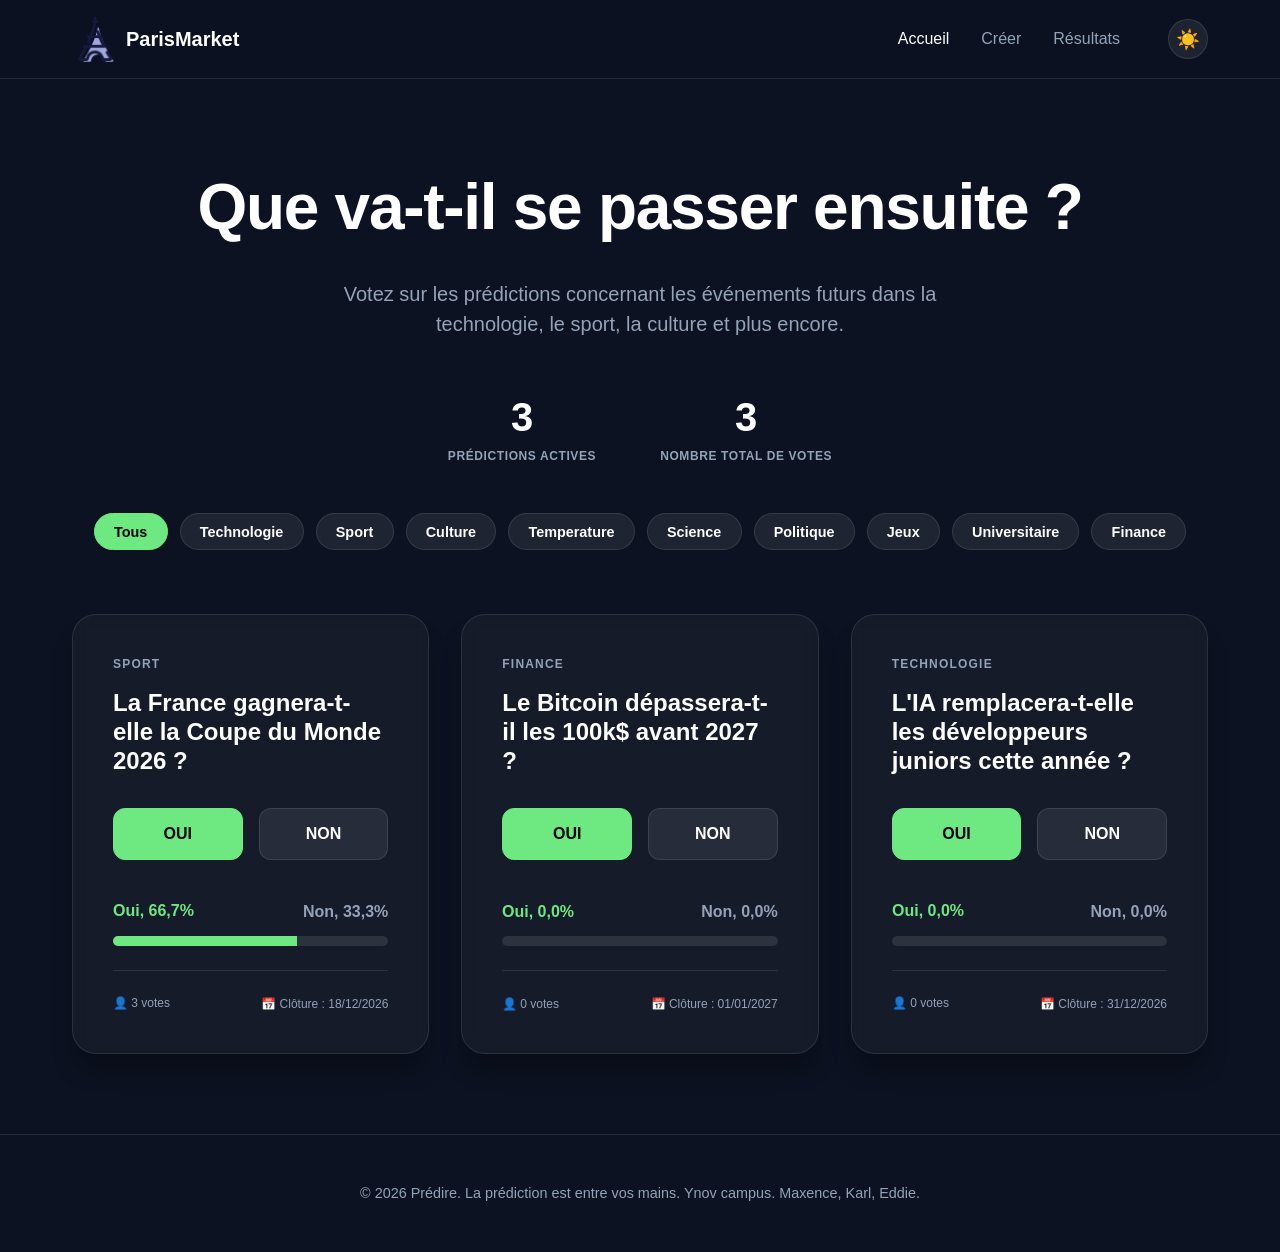
<file: index.html>
<!DOCTYPE html>
<html lang="fr">
<head>
    <meta charset="UTF-8">
    <meta name="viewport" content="width=device-width, initial-scale=1.0">
    <title>Prédire | Sondages prédictifs</title>
    <link rel="icon" type="image/png" href="wwwroot/images/parismarket-logo.png">
    <link rel="stylesheet" href="style.css">
</head>
<body>
    <header class="header">
        <div class="header-container">
            <a href="index.html" class="logo">
                <img class="logo-icon" src="wwwroot/images/parismarket-logo.png" alt="ParisMarket">
                <span class="logo-text">ParisMarket</span>
            </a>
            <nav class="nav">
                <a href="index.html" class="nav-link active">Accueil</a>
                <a href="PageCréer.html" class="nav-link">Créer</a>
                <a href="PageDeResultat.html" class="nav-link">Résultats</a>
                <button id="theme-toggle" class="theme-toggle" title="Changer de mode">☀️</button>
            </nav>
        </div>
    </header>

    <section class="hero">
        <div class="container">
            <h1>Que va-t-il se passer ensuite ?</h1>
            <p>Votez sur les prédictions concernant les événements futurs dans la technologie, le sport, la culture et plus encore.</p>
            <div class="stats-grid">
                <div class="stat-card">
                    <span class="stat-number">3</span>
                    <span class="stat-label">Prédictions actives</span>
                </div>
                <div class="stat-card">
                    <span class="stat-number">3</span>
                    <span class="stat-label">Nombre total de votes</span>
                </div>
            </div>
        </div>
    </section>

    <div class="container">
        <div class="filters">
            <button class="filter-btn active">Tous</button>
            <button class="filter-btn">Technologie</button>
            <button class="filter-btn">Sport</button>
            <button class="filter-btn">Culture</button>
            <button class="filter-btn">Temperature</button>
            <button class="filter-btn">Science</button>
            <button class="filter-btn">Politique</button>
            <button class="filter-btn">Jeux</button>
            <button class="filter-btn">Universitaire</button>
            <button class="filter-btn">Finance</button>
        </div>
    </div>

    <main class="container">
        <div class="poll-grid">
            <div class="poll-card">
                <div class="poll-category">SPORT</div>
                <h2 class="poll-question">La France gagnera-t-elle la Coupe du Monde 2026 ?</h2>

                <div class="poll-actions">
                    <button class="vote-btn yes" disabled title="À connecter à PredictionService.Vote">OUI</button>
                    <button class="vote-btn no" disabled title="À connecter à PredictionService.Vote">NON</button>
                </div>

                <div class="progress-section">
                    <div class="progress-labels">
                        <span class="oui-label">Oui, 66,7%</span>
                        <span class="non-label">Non, 33,3%</span>
                    </div>
                    <div class="progress-bar-wrap">
                        <div class="progress-fill-yes" style="width: 66.7%"></div>
                        <div class="progress-fill-no" style="width: 33.3%"></div>
                    </div>
                </div>

                <div class="poll-footer">
                    <span>👤 3 votes</span>
                    <span>📅 Clôture : 18/12/2026</span>
                </div>
            </div>
            <div class="poll-card">
                <div class="poll-category">FINANCE</div>
                <h2 class="poll-question">Le Bitcoin d&#233;passera-t-il les 100k$ avant 2027 ?</h2>

                <div class="poll-actions">
                    <button class="vote-btn yes" disabled title="À connecter à PredictionService.Vote">OUI</button>
                    <button class="vote-btn no" disabled title="À connecter à PredictionService.Vote">NON</button>
                </div>

                <div class="progress-section">
                    <div class="progress-labels">
                        <span class="oui-label">Oui, 0,0%</span>
                        <span class="non-label">Non, 0,0%</span>
                    </div>
                    <div class="progress-bar-wrap">
                        <div class="progress-fill-yes" style="width: 0.0%"></div>
                        <div class="progress-fill-no" style="width: 0.0%"></div>
                    </div>
                </div>

                <div class="poll-footer">
                    <span>👤 0 votes</span>
                    <span>📅 Clôture : 01/01/2027</span>
                </div>
            </div>
            <div class="poll-card">
                <div class="poll-category">TECHNOLOGIE</div>
                <h2 class="poll-question">L&#39;IA remplacera-t-elle les d&#233;veloppeurs juniors cette ann&#233;e ?</h2>

                <div class="poll-actions">
                    <button class="vote-btn yes" disabled title="À connecter à PredictionService.Vote">OUI</button>
                    <button class="vote-btn no" disabled title="À connecter à PredictionService.Vote">NON</button>
                </div>

                <div class="progress-section">
                    <div class="progress-labels">
                        <span class="oui-label">Oui, 0,0%</span>
                        <span class="non-label">Non, 0,0%</span>
                    </div>
                    <div class="progress-bar-wrap">
                        <div class="progress-fill-yes" style="width: 0.0%"></div>
                        <div class="progress-fill-no" style="width: 0.0%"></div>
                    </div>
                </div>

                <div class="poll-footer">
                    <span>👤 0 votes</span>
                    <span>📅 Clôture : 31/12/2026</span>
                </div>
            </div>
        </div>
    </main>

    <footer class="main-footer">
        © 2026 Prédire. La prédiction est entre vos mains. Ynov campus. Maxence, Karl, Eddie.
    </footer>
    <script src="theme.js"></script>
</body>
</html>
</file>
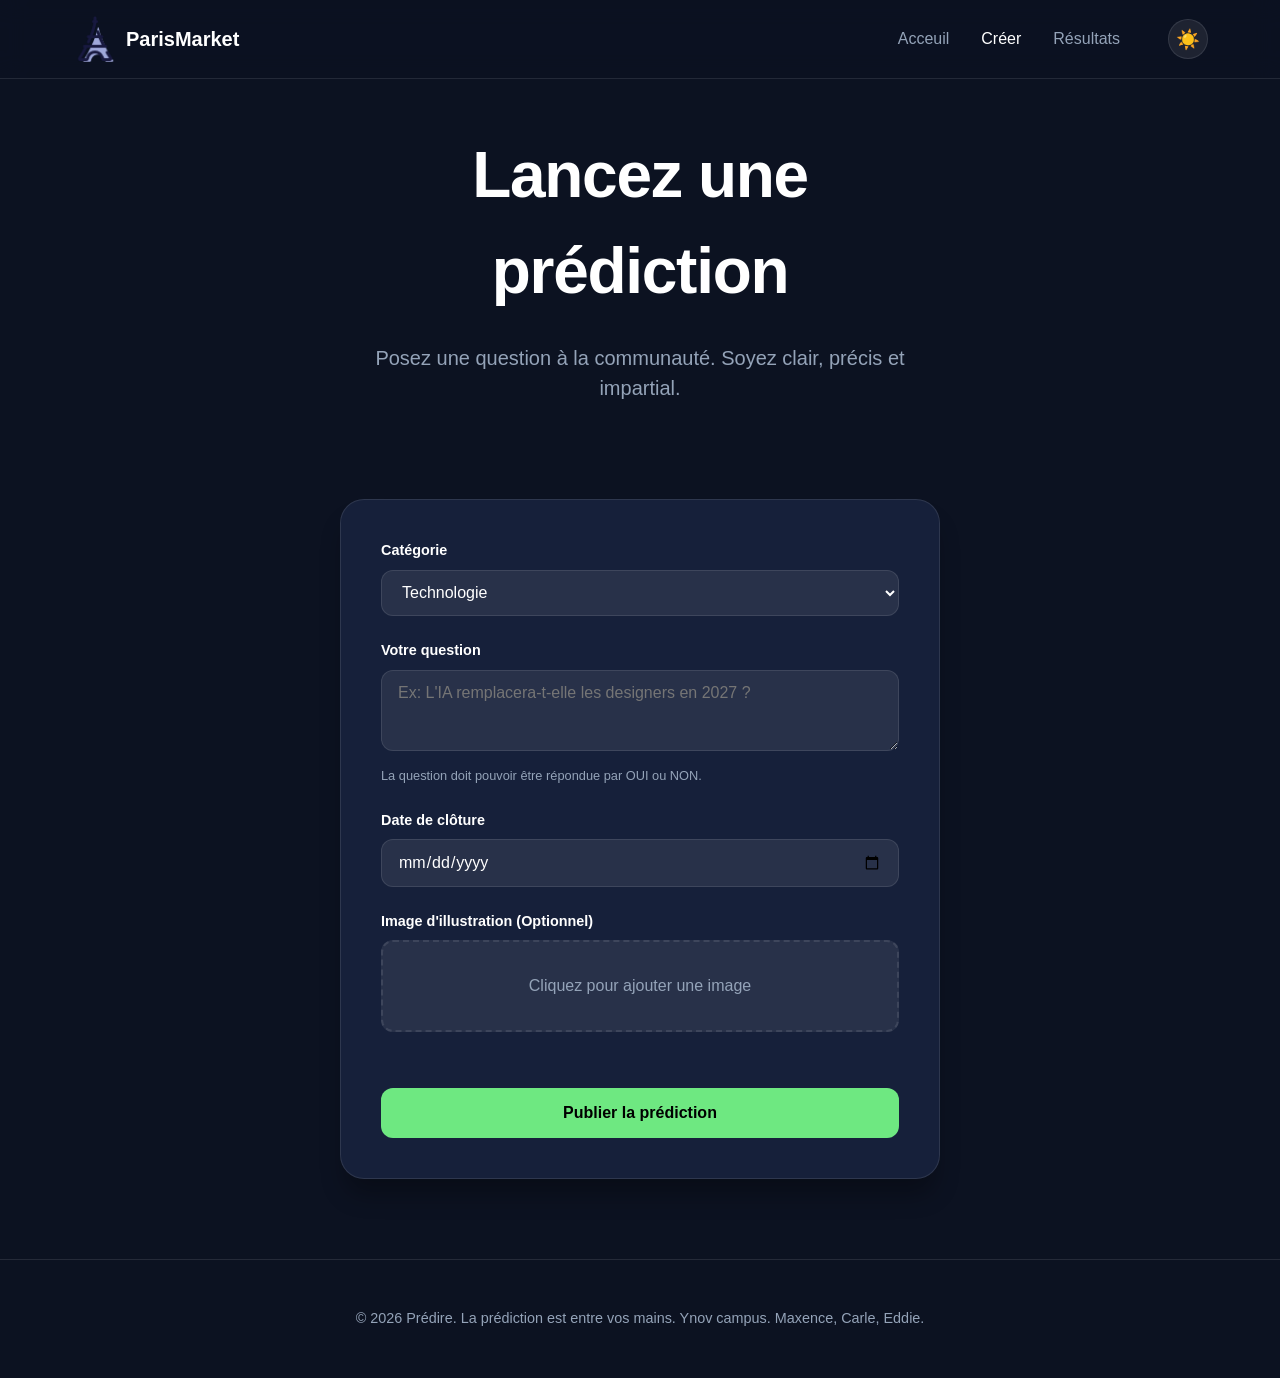
<file: PageCréer.html>
<!DOCTYPE html>
<html lang="fr">

<head>
    <meta charset="UTF-8">
    <meta name="viewport" content="width=device-width, initial-scale=1.0">
    <title>Créer une Prédiction | ParisMarket</title>
    <link rel="icon" type="image/png" href="wwwroot/images/parismarket-logo.png">
    <link rel="stylesheet" href="style.css">
    <link rel="stylesheet" href="PageCréer.css">
</head>

<body>

    <header class="header">
        <div class="header-container">
            <a href="index.html" class="logo">
                <img class="logo-icon" src="wwwroot/images/parismarket-logo.png" alt="ParisMarket">
                <span class="logo-text">ParisMarket</span>
            </a>
            <nav class="nav">
                <a href="index.html" class="nav-link">Acceuil</a>
                <a href="PageCréer.html" class="nav-link active">Créer</a>
                <a href="PageDeResultat.html" class="nav-link">Résultats</a>
                <button id="theme-toggle" class="theme-toggle" title="Changer de mode">☀️</button>
            </nav>
        </div>
    </header>

    <main class="container">
        <div class="create-wrapper">
            <div class="hero" style="padding: 3rem 0;">
                <h1>Lancez une prédiction</h1>
                <p>Posez une question à la communauté. Soyez clair, précis et impartial.</p>
            </div>

            <form class="create-form">
                <div class="form-group">
                    <label for="category">Catégorie</label>
                    <select id="category" class="form-input">
                        <option value="Technologie">Technologie</option>
                        <option value="Sport">Sport</option>
                        <option value="Culture">Culture</option>
                        <option value="Temperature">Température</option>
                        <option value="Science">Science</option>
                        <option value="Politique">Politique</option>
                        <option value="Jeux">Jeux</option>
                        <option value="Universitaire">Universitaire</option>
                        <option value="Finance">Finance</option>
                    </select>
                </div>

                <div class="form-group">
                    <label for="question">Votre question</label>
                    <textarea id="question" class="form-input"
                        placeholder="Ex: L'IA remplacera-t-elle les designers en 2027 ?" rows="3"></textarea>
                    <small>La question doit pouvoir être répondue par OUI ou NON.</small>
                </div>

                <div class="form-group">
                    <label for="date">Date de clôture</label>
                    <input type="date" id="date" class="form-input">
                </div>

                <div class="form-group">
                    <label>Image d'illustration (Optionnel)</label>
                    <div class="file-upload">
                        <span>Cliquez pour ajouter une image</span>
                    </div>
                </div>

                <button type="submit" class="button" style="width: 100%; margin-top: 2rem;">Publier la
                    prédiction</button>
            </form>
        </div>
    </main>

    <footer class="main-footer">
        © 2026 Prédire. La prédiction est entre vos mains. Ynov campus. Maxence, Carle, Eddie.
    </footer>
    <script src="theme.js"></script>
</body>

</html>
</file>
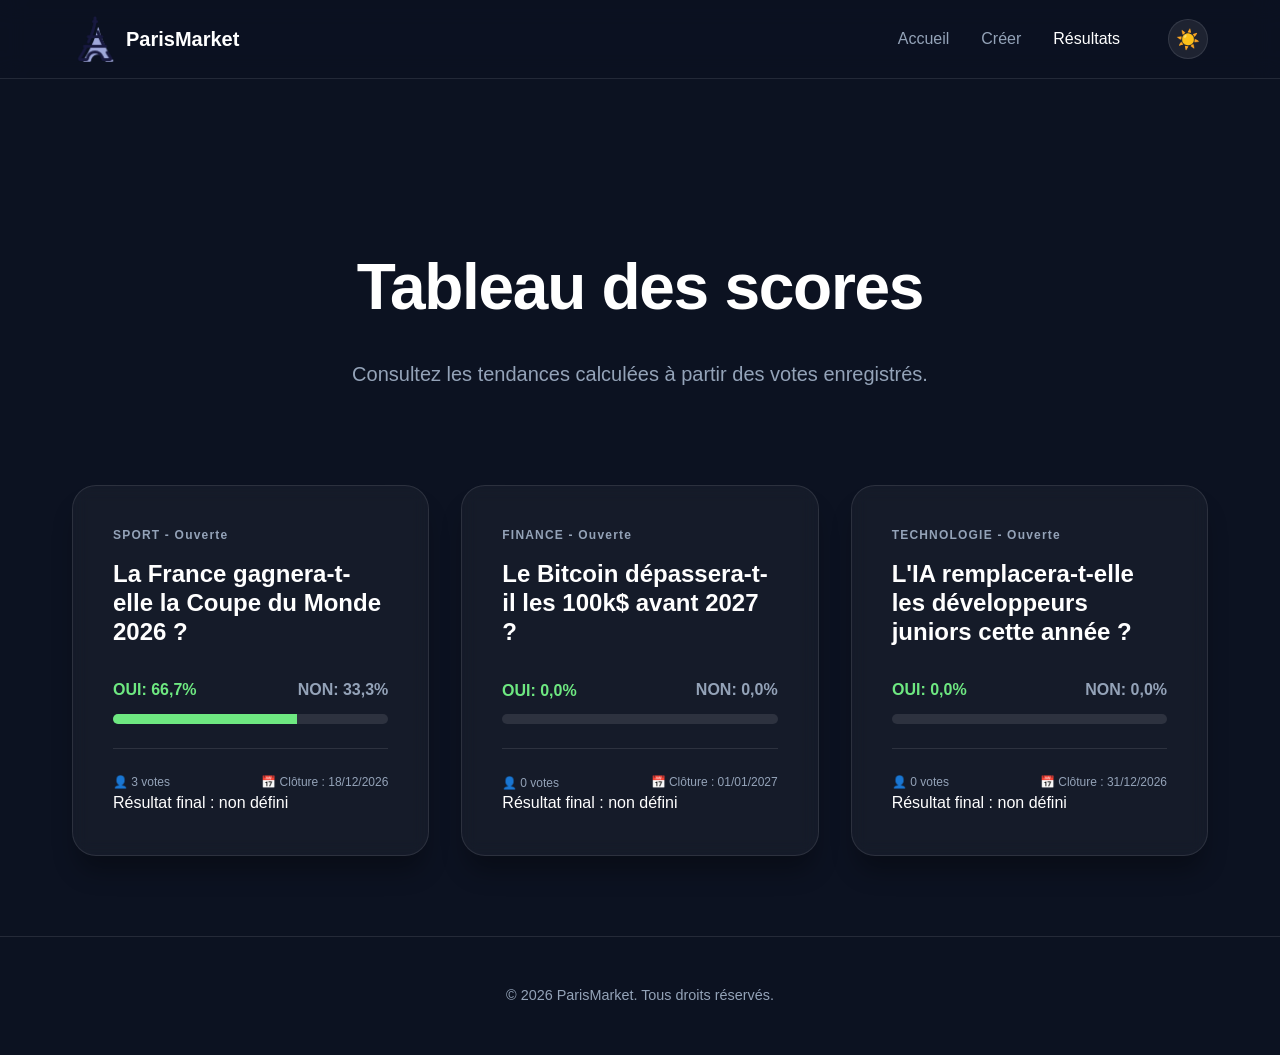
<file: PageDeResultat.html>
<!DOCTYPE html>
<html lang="fr">
<head>
    <meta charset="UTF-8">
    <meta name="viewport" content="width=device-width, initial-scale=1.0">
    <link rel="stylesheet" href="style.css">
    <link rel="icon" type="image/png" href="wwwroot/images/parismarket-logo.png">
    <title>Résultats des Paris | ParisMarket</title>
</head>
<body>
    <header class="header">
        <div class="header-container">
            <a href="index.html" class="logo">
                <img class="logo-icon" src="wwwroot/images/parismarket-logo.png" alt="ParisMarket">
                <span class="logo-text">ParisMarket</span>
            </a>
            <nav class="nav">
                <a href="index.html" class="nav-link">Accueil</a>
                <a href="PageCréer.html" class="nav-link">Créer</a>
                <a href="PageDeResultat.html" class="nav-link active">Résultats</a>
                <button id="theme-toggle" class="theme-toggle" title="Changer de mode">☀️</button>
            </nav>
        </div>
    </header>
    <main class="container" style="padding-top:5rem;">
        <div class="hero">
            <h1>Tableau des scores</h1>
            <p>Consultez les tendances calculées à partir des votes enregistrés.</p>
        </div>
        <div class="poll-grid">
            <div class="poll-card">
                <div class="poll-category">SPORT - Ouverte</div>
                <h2 class="poll-question">La France gagnera-t-elle la Coupe du Monde 2026 ?</h2>
                <div class="progress-section">
                    <div class="progress-labels">
                        <span class="oui-label">OUI: 66,7%</span>
                        <span class="non-label">NON: 33,3%</span>
                    </div>
                    <div class="progress-bar-wrap">
                        <div class="progress-fill-yes" style="width:66.7%"></div>
                    </div>
                </div>
                <div class="poll-footer">
                    <span>👤 3 votes</span>
                    <span>📅 Clôture : 18/12/2026</span>
                </div>
                <p>Résultat final : non défini</p>
            </div>
            <div class="poll-card">
                <div class="poll-category">FINANCE - Ouverte</div>
                <h2 class="poll-question">Le Bitcoin d&#233;passera-t-il les 100k$ avant 2027 ?</h2>
                <div class="progress-section">
                    <div class="progress-labels">
                        <span class="oui-label">OUI: 0,0%</span>
                        <span class="non-label">NON: 0,0%</span>
                    </div>
                    <div class="progress-bar-wrap">
                        <div class="progress-fill-yes" style="width:0.0%"></div>
                    </div>
                </div>
                <div class="poll-footer">
                    <span>👤 0 votes</span>
                    <span>📅 Clôture : 01/01/2027</span>
                </div>
                <p>Résultat final : non défini</p>
            </div>
            <div class="poll-card">
                <div class="poll-category">TECHNOLOGIE - Ouverte</div>
                <h2 class="poll-question">L&#39;IA remplacera-t-elle les d&#233;veloppeurs juniors cette ann&#233;e ?</h2>
                <div class="progress-section">
                    <div class="progress-labels">
                        <span class="oui-label">OUI: 0,0%</span>
                        <span class="non-label">NON: 0,0%</span>
                    </div>
                    <div class="progress-bar-wrap">
                        <div class="progress-fill-yes" style="width:0.0%"></div>
                    </div>
                </div>
                <div class="poll-footer">
                    <span>👤 0 votes</span>
                    <span>📅 Clôture : 31/12/2026</span>
                </div>
                <p>Résultat final : non défini</p>
            </div>
        </div>
    </main>
    <footer class="main-footer">
        © 2026 ParisMarket. Tous droits réservés.
    </footer>
    <script src="theme.js"></script>
</body>
</html>
</file>
<file: style.css>
:root {
    /* Base Colors - Common */
    --accent: #6ee881;
    --accent-hover: #5cd66e;
    --danger: #ef4444;
    --font-heading: 'Bricolage Grotesque', sans-serif;
    --font-body: 'Inter', sans-serif;
    
    /* Default - Night Mode */
    --bg-primary: #0c1221;
    --bg-secondary: #16203a;
    --bg-header: rgba(12, 18, 33, 0.82);
    --bg-card: rgba(255, 255, 255, 0.04);
    --text-primary: #ffffff;
    --text-secondary: #94a3b8;
    --border: rgba(255, 255, 255, 0.1);
    --card-shadow: 0 20px 25px -5px rgba(0, 0, 0, 0.3);
    --nav-active: #ffffff;
    --filter-btn-bg: rgba(255, 255, 255, 0.08);
    --filter-btn-text: #ffffff;
}

[data-theme="white"] {
    --bg-primary: #f0f4f8;
    --bg-secondary: #ffffff;
    --bg-header: rgba(255, 255, 255, 0.85);
    --bg-card: #ffffff;
    --text-primary: #1e293b;
    --text-secondary: #64748b;
    --border: rgba(0, 0, 0, 0.08);
    --card-shadow: 0 10px 15px -3px rgba(15, 23, 42, 0.1);
    --nav-active: #0f172a;
    --filter-btn-bg: rgba(0, 0, 0, 0.05);
    --filter-btn-text: #1e293b;
}

* {
    margin: 0;
    padding: 0;
    box-sizing: border-box;
}

body {
    font-family: var(--font-body);
    background-color: var(--bg-primary);
    color: var(--text-primary);
    line-height: 1.5;
    -webkit-font-smoothing: antialiased;
    transition: background-color 0.3s ease, color 0.3s ease;
}

.container {
    max-width: 1200px;
    margin: 0 auto;
    padding: 0 2rem;
}

/* Header */
.header {
    border-bottom: 1px solid var(--border);
    padding: 1rem 0;
    position: sticky;
    top: 0;
    background: var(--bg-header);
    backdrop-filter: blur(12px);
    z-index: 100;
    transition: background-color 0.3s ease, border-color 0.3s ease;
}

.header-container {
    max-width: 1200px;
    margin: 0 auto;
    padding: 0 2rem;
    display: flex;
    justify-content: space-between;
    align-items: center;
}

.logo {
    display: flex;
    align-items: center;
    gap: 0.5rem;
    text-decoration: none;
    color: var(--text-primary);
    font-weight: 800;
    font-size: 1.25rem;
    font-family: var(--font-heading);
}

.logo-icon {
    display: block;
    width: 46px;
    height: 46px;
    object-fit: contain;
    flex: 0 0 auto;
}

.nav {
    display: flex;
    gap: 2rem;
    align-items: center;
}

.nav-link {
    text-decoration: none;
    color: var(--text-secondary);
    font-weight: 500;
    transition: color 0.2s;
}

.nav-link:hover,
.nav-link.active {
    color: var(--nav-active);
}

/* Theme Toggle */
.theme-toggle {
    background: var(--filter-btn-bg);
    border: 1px solid var(--border);
    color: var(--text-primary);
    width: 40px;
    height: 40px;
    border-radius: 50%;
    display: flex;
    align-items: center;
    justify-content: center;
    cursor: pointer;
    font-size: 1.2rem;
    transition: all 0.2s;
    margin-left: 1rem;
}

.theme-toggle:hover {
    background: var(--accent);
    color: #000;
    border-color: var(--accent);
}

/* Hero Section */
.hero {
    padding: 5rem 0 3rem;
    text-align: center;
}

.hero h1 {
    font-family: var(--font-heading);
    font-size: 4rem;
    letter-spacing: -0.02em;
    margin-bottom: 1.5rem;
    font-weight: 700;
}

.hero p {
    color: var(--text-secondary);
    font-size: 1.25rem;
    max-width: 600px;
    margin: 0 auto 3rem;
}

.stats-grid {
    display: flex;
    justify-content: center;
    gap: 4rem;
}

.stat-card {
    display: flex;
    flex-direction: column;
}

.stat-number {
    font-size: 2.5rem;
    font-weight: 700;
    font-family: var(--font-heading);
}

.stat-label {
    color: var(--text-secondary);
    text-transform: uppercase;
    font-size: 0.75rem;
    letter-spacing: 0.05em;
    font-weight: 600;
}

/* Filters */
.filters {
    display: flex;
    justify-content: center;
    gap: 0.75rem;
    margin-bottom: 4rem;
    flex-wrap: wrap;
}

.filter-btn {
    background: var(--filter-btn-bg);
    border: 1px solid var(--border);
    padding: 0.6rem 1.2rem;
    border-radius: 100px;
    font-weight: 600;
    font-size: 0.9rem;
    cursor: pointer;
    transition: all 0.2s;
    color: var(--filter-btn-text);
}

.filter-btn:hover {
    background: var(--accent);
    color: #000;
    border-color: var(--accent);
}

.filter-btn.active {
    background: var(--accent);
    color: #000 !important;
    border-color: var(--accent);
}

/* Poll Cards */
.poll-grid {
    display: grid;
    grid-template-columns: repeat(auto-fit, minmax(350px, 1fr));
    gap: 2rem;
    padding-bottom: 5rem;
}

.poll-card {
    background: var(--bg-card);
    backdrop-filter: blur(8px);
    padding: 2.5rem;
    border-radius: 1.5rem;
    border: 1px solid var(--border);
    transition: transform 0.2s, box-shadow 0.2s, background-color 0.3s, border-color 0.3s;
    box-shadow: var(--card-shadow);
}

.poll-card:hover {
    transform: translateY(-4px);
    box-shadow: 0 25px 50px -12px rgba(0, 0, 0, 0.15);
}

.poll-category {
    font-size: 0.75rem;
    font-weight: 700;
    letter-spacing: 0.1em;
    color: var(--text-secondary);
    margin-bottom: 1rem;
}

.poll-question {
    font-family: var(--font-heading);
    font-size: 1.5rem;
    margin-bottom: 2rem;
    line-height: 1.2;
}

.poll-actions {
    display: flex;
    gap: 1rem;
    margin-bottom: 2.5rem;
}

.vote-btn {
    flex: 1;
    padding: 1rem;
    border: 1px solid var(--border);
    border-radius: 0.75rem;
    font-weight: 700;
    font-size: 1rem;
    cursor: pointer;
    transition: all 0.2s;
}

.vote-btn.yes {
    background: var(--accent);
    border-color: var(--accent);
    color: #000;
}

.vote-btn.yes:hover {
    background: var(--accent-hover);
    transform: scale(1.02);
}

.vote-btn.no {
    background: var(--filter-btn-bg);
    color: var(--text-primary);
    border: 1px solid var(--border);
}

.vote-btn.no:hover {
    background: var(--border);
    transform: scale(1.02);
}

/* Common Button */
.button {
    background: var(--accent);
    color: #000;
    padding: 1rem 2rem;
    border-radius: 0.75rem;
    border: none;
    font-weight: 700;
    font-size: 1rem;
    cursor: pointer;
    transition: all 0.2s;
    text-align: center;
    text-decoration: none;
    display: inline-block;
}

.button:hover {
    background: var(--accent-hover);
    transform: translateY(-2px);
    box-shadow: 0 4px 12px rgba(110, 232, 129, 0.3);
}

/* Progress Section */
.progress-section {
    margin-bottom: 1.5rem;
}

.progress-labels {
    display: flex;
    justify-content: space-between;
    font-size: 1rem;
    font-weight: 700;
    margin-bottom: 0.75rem;
}

.oui-label {
    color: var(--accent);
}

.non-label {
    color: var(--text-secondary);
}

.progress-bar-wrap {
    height: 10px;
    background: var(--border);
    border-radius: 10px;
    display: flex;
    overflow: hidden;
}

.progress-fill-yes {
    background: var(--accent);
    height: 100%;
}

.progress-fill-no {
    background: transparent;
    height: 100%;
}

.poll-footer {
    display: flex;
    justify-content: space-between;
    font-size: 0.75rem;
    color: var(--text-secondary);
    padding-top: 1.5rem;
    border-top: 1px solid var(--border);
}

.badge-finish {
    background: var(--accent);
    color: #000;
    padding: 2px 8px;
    border-radius: 4px;
    font-size: 0.65rem;
    margin-left: 0.5rem;
}

.badge-ongoing {
    background: var(--filter-btn-bg);
    color: var(--text-secondary);
    padding: 2px 8px;
    border-radius: 4px;
    font-size: 0.65rem;
    margin-left: 0.5rem;
}

.main-footer {
    padding: 3rem;
    text-align: center;
    border-top: 1px solid var(--border);
    color: var(--text-secondary);
    font-size: 0.9rem;
    transition: border-color 0.3s ease;
}

/* Responsive */
@media (max-width: 768px) {
    .hero h1 {
        font-size: 2.5rem;
    }

    .stats-grid {
        gap: 2rem;
        flex-direction: column;
    }

    .nav {
        display: none;
    }
}
</file>
<file: PageCréer.css>
.create-wrapper {
    max-width: 600px;
    margin: 0 auto;
}

.create-form {
    background: var(--bg-secondary);
    backdrop-filter: blur(10px);
    padding: 2.5rem;
    border-radius: 1.5rem;
    border: 1px solid var(--border);
    margin-bottom: 5rem;
    box-shadow: var(--card-shadow);
    transition: background-color 0.3s ease, border-color 0.3s ease;
}

.form-group {
    margin-bottom: 1.5rem;
}

.form-group label {
    display: block;
    margin-bottom: 0.5rem;
    font-weight: 700;
    font-family: var(--font-heading);
    font-size: 0.9rem;
    color: var(--text-primary);
}

.form-input {
    width: 100%;
    padding: 0.8rem 1rem;
    border-radius: 0.75rem;
    border: 1px solid var(--border);
    background: var(--filter-btn-bg);
    color: var(--text-primary);
    font-family: var(--font-body);
    font-size: 1rem;
    transition: all 0.2s;
}

.form-input:focus {
    outline: none;
    border-color: var(--accent);
    background: var(--bg-secondary);
}

.file-upload {
    border: 2px dashed var(--border);
    padding: 2rem;
    text-align: center;
    border-radius: 0.75rem;
    color: var(--text-secondary);
    background: var(--filter-btn-bg);
    cursor: pointer;
    transition: all 0.2s;
}

.file-upload:hover {
    border-color: var(--accent);
    background: var(--bg-card);
}

small {
    display: block;
    margin-top: 0.5rem;
    color: var(--text-secondary);
    font-size: 0.8rem;
}
</file>
